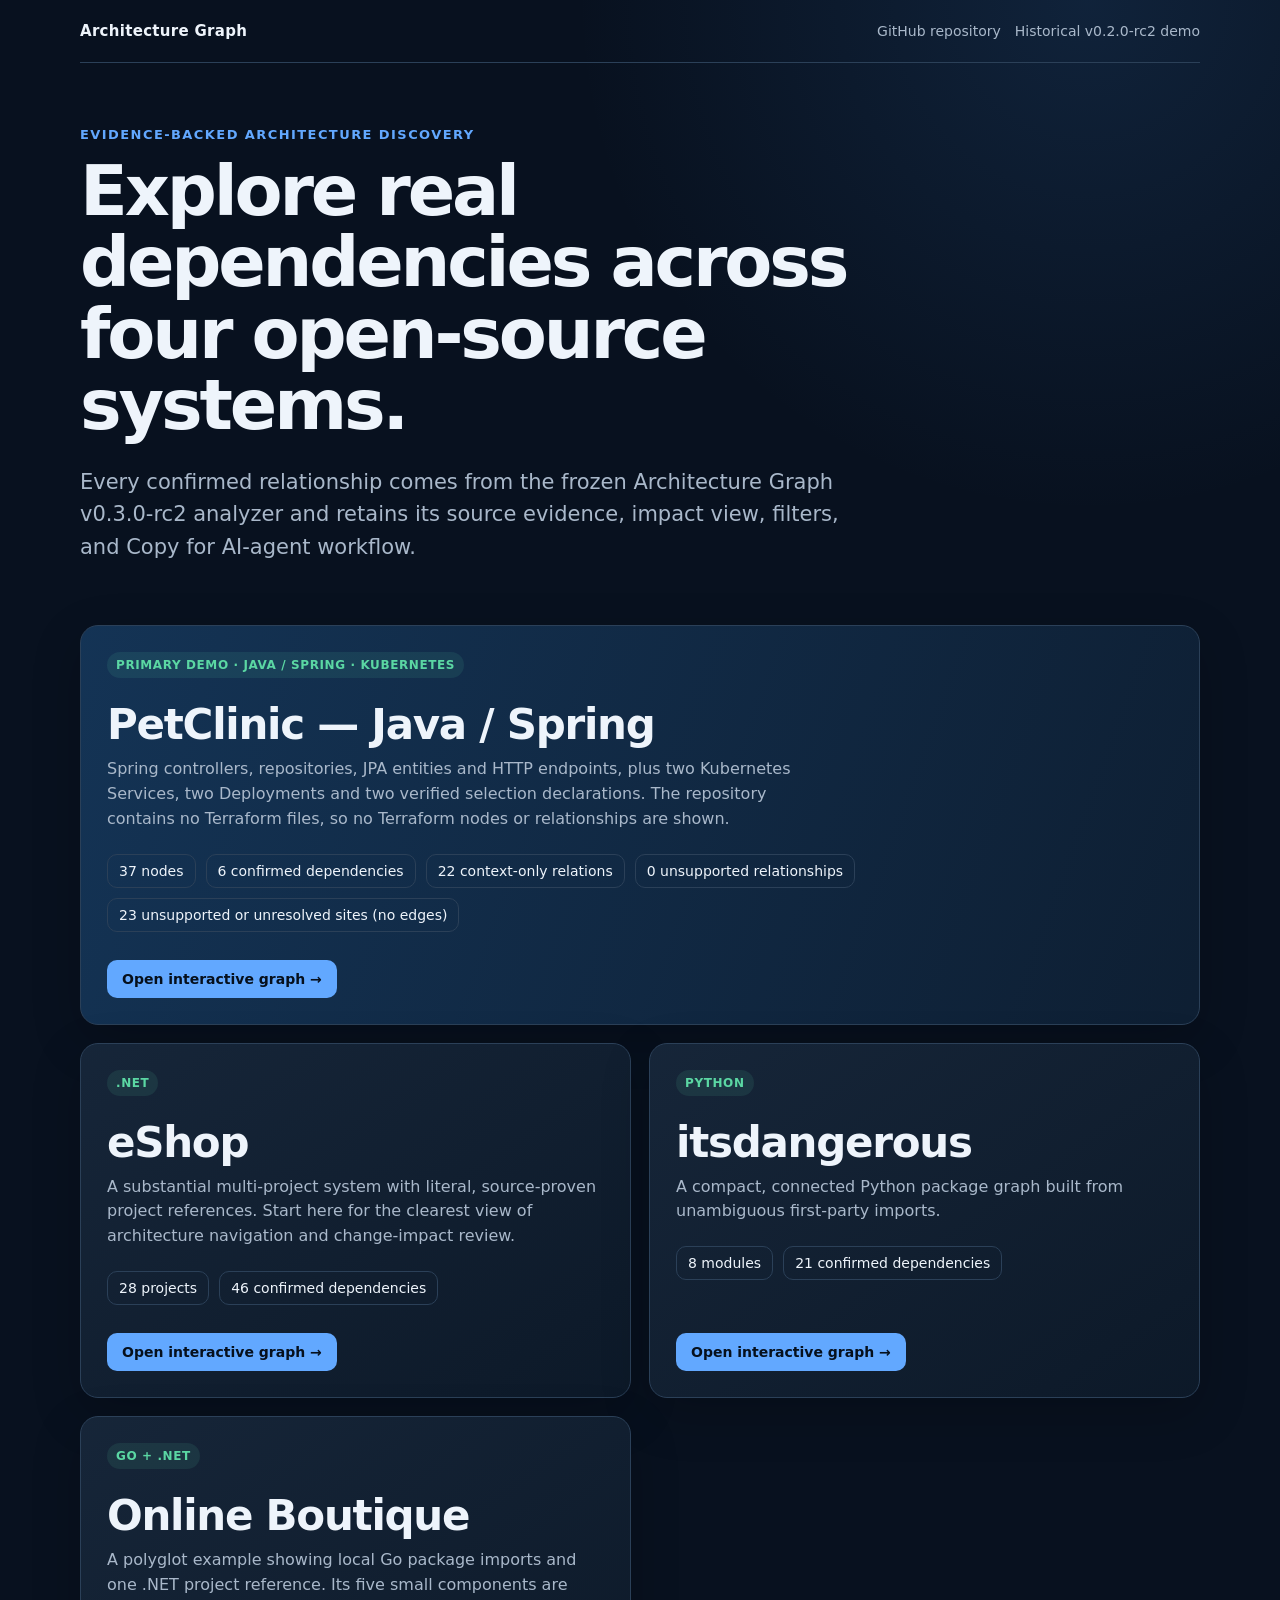
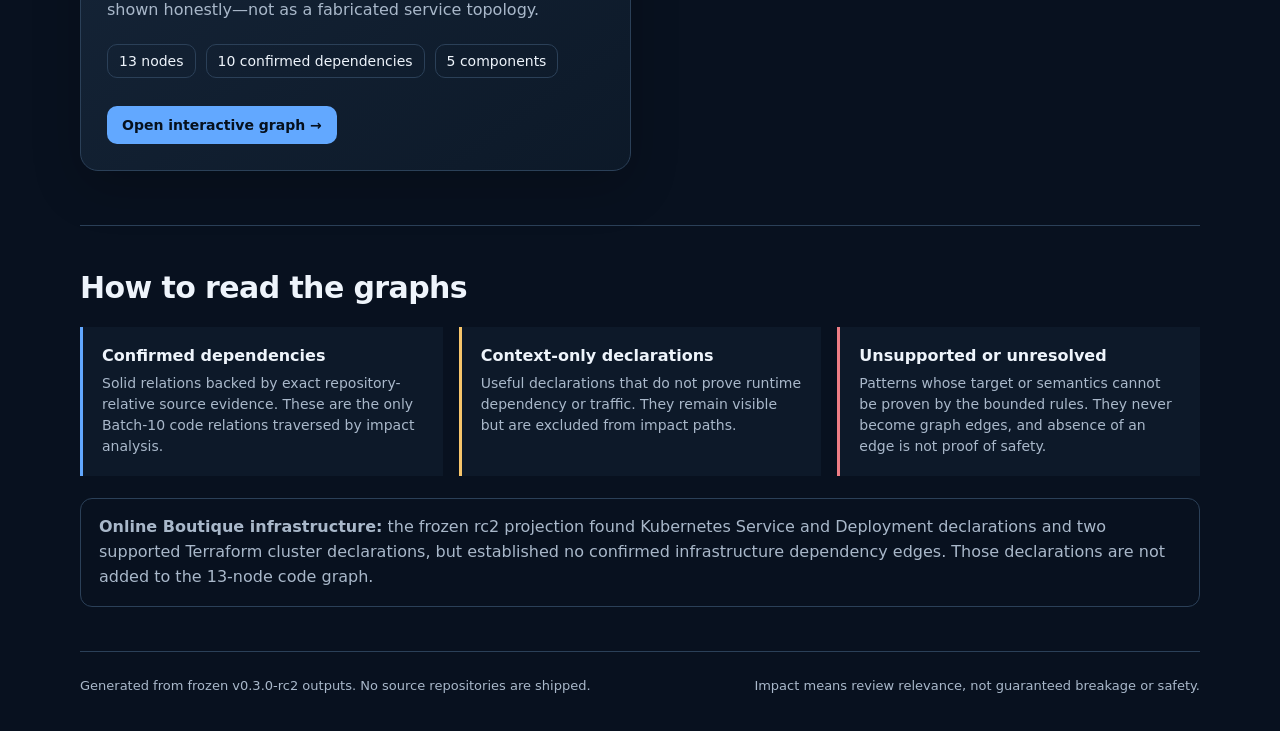
<file: demo/index.html>
<!doctype html>
<html lang="en">
<head>
  <meta charset="utf-8">
  <meta name="viewport" content="width=device-width, initial-scale=1">
  <meta name="description" content="Interactive, evidence-backed architecture graphs from four verified open-source repositories.">
  <meta name="color-scheme" content="dark">
  <title>Architecture Graph — Interactive demo gallery</title>
  <link rel="icon" href="data:,">
  <link rel="stylesheet" href="gallery.css">
</head>
<body>
  <header class="shell topbar">
    <a class="brand" href="./">Architecture Graph</a>
    <nav aria-label="Primary">
      <a href="https://github.com/jppinker/architecture-graph">GitHub repository</a>
      <a href="v0.2.0-rc2/">Historical v0.2.0-rc2 demo</a>
    </nav>
  </header>
  <main>
    <section class="shell hero">
      <p class="eyebrow">Evidence-backed architecture discovery</p>
      <h1>Explore real dependencies across four open-source systems.</h1>
      <p class="lede">Every confirmed relationship comes from the frozen Architecture Graph v0.3.0-rc2 analyzer and retains its source evidence, impact view, filters, and Copy for AI-agent workflow.</p>
    </section>
    <section class="shell gallery" aria-label="Interactive demos">
      <article class="card primary">
        <span class="tag">Primary demo · Java / Spring · Kubernetes</span>
        <h2>PetClinic — Java / Spring</h2>
        <p>Spring controllers, repositories, JPA entities and HTTP endpoints, plus two Kubernetes Services, two Deployments and two verified selection declarations. The repository contains no Terraform files, so no Terraform nodes or relationships are shown.</p>
        <div class="metrics" aria-label="PetClinic metrics"><span class="metric">37 nodes</span><span class="metric">6 confirmed dependencies</span><span class="metric">22 context-only relations</span><span class="metric">0 unsupported relationships</span><span class="metric">23 unsupported or unresolved sites (no edges)</span></div>
        <a class="button" href="petclinic/">Open interactive graph →</a>
      </article>
      <article class="card">
        <span class="tag">.NET</span>
        <h2>eShop</h2>
        <p>A substantial multi-project system with literal, source-proven project references. Start here for the clearest view of architecture navigation and change-impact review.</p>
        <div class="metrics" aria-label="eShop metrics"><span class="metric">28 projects</span><span class="metric">46 confirmed dependencies</span></div>
        <a class="button" href="eshop/">Open interactive graph →</a>
      </article>
      <article class="card">
        <span class="tag">Python</span>
        <h2>itsdangerous</h2>
        <p>A compact, connected Python package graph built from unambiguous first-party imports.</p>
        <div class="metrics" aria-label="itsdangerous metrics"><span class="metric">8 modules</span><span class="metric">21 confirmed dependencies</span></div>
        <a class="button" href="itsdangerous/">Open interactive graph →</a>
      </article>
      <article class="card">
        <span class="tag">Go + .NET</span>
        <h2>Online Boutique</h2>
        <p>A polyglot example showing local Go package imports and one .NET project reference. Its five small components are shown honestly—not as a fabricated service topology.</p>
        <div class="metrics" aria-label="Online Boutique metrics"><span class="metric">13 nodes</span><span class="metric">10 confirmed dependencies</span><span class="metric">5 components</span></div>
        <a class="button" href="online-boutique/">Open interactive graph →</a>
      </article>
    </section>
    <section class="shell coverage" aria-labelledby="coverage-title">
      <h2 id="coverage-title">How to read the graphs</h2>
      <div class="coverage-grid">
        <article class="coverage-item"><h3>Confirmed dependencies</h3><p>Solid relations backed by exact repository-relative source evidence. These are the only Batch-10 code relations traversed by impact analysis.</p></article>
        <article class="coverage-item context"><h3>Context-only declarations</h3><p>Useful declarations that do not prove runtime dependency or traffic. They remain visible but are excluded from impact paths.</p></article>
        <article class="coverage-item gap"><h3>Unsupported or unresolved</h3><p>Patterns whose target or semantics cannot be proven by the bounded rules. They never become graph edges, and absence of an edge is not proof of safety.</p></article>
      </div>
      <p class="note"><strong>Online Boutique infrastructure:</strong> the frozen rc2 projection found Kubernetes Service and Deployment declarations and two supported Terraform cluster declarations, but established no confirmed infrastructure dependency edges. Those declarations are not added to the 13-node code graph.</p>
    </section>
  </main>
  <footer class="shell footer"><span>Generated from frozen v0.3.0-rc2 outputs. No source repositories are shipped.</span><span>Impact means review relevance, not guaranteed breakage or safety.</span></footer>
</body>
</html>
</file>
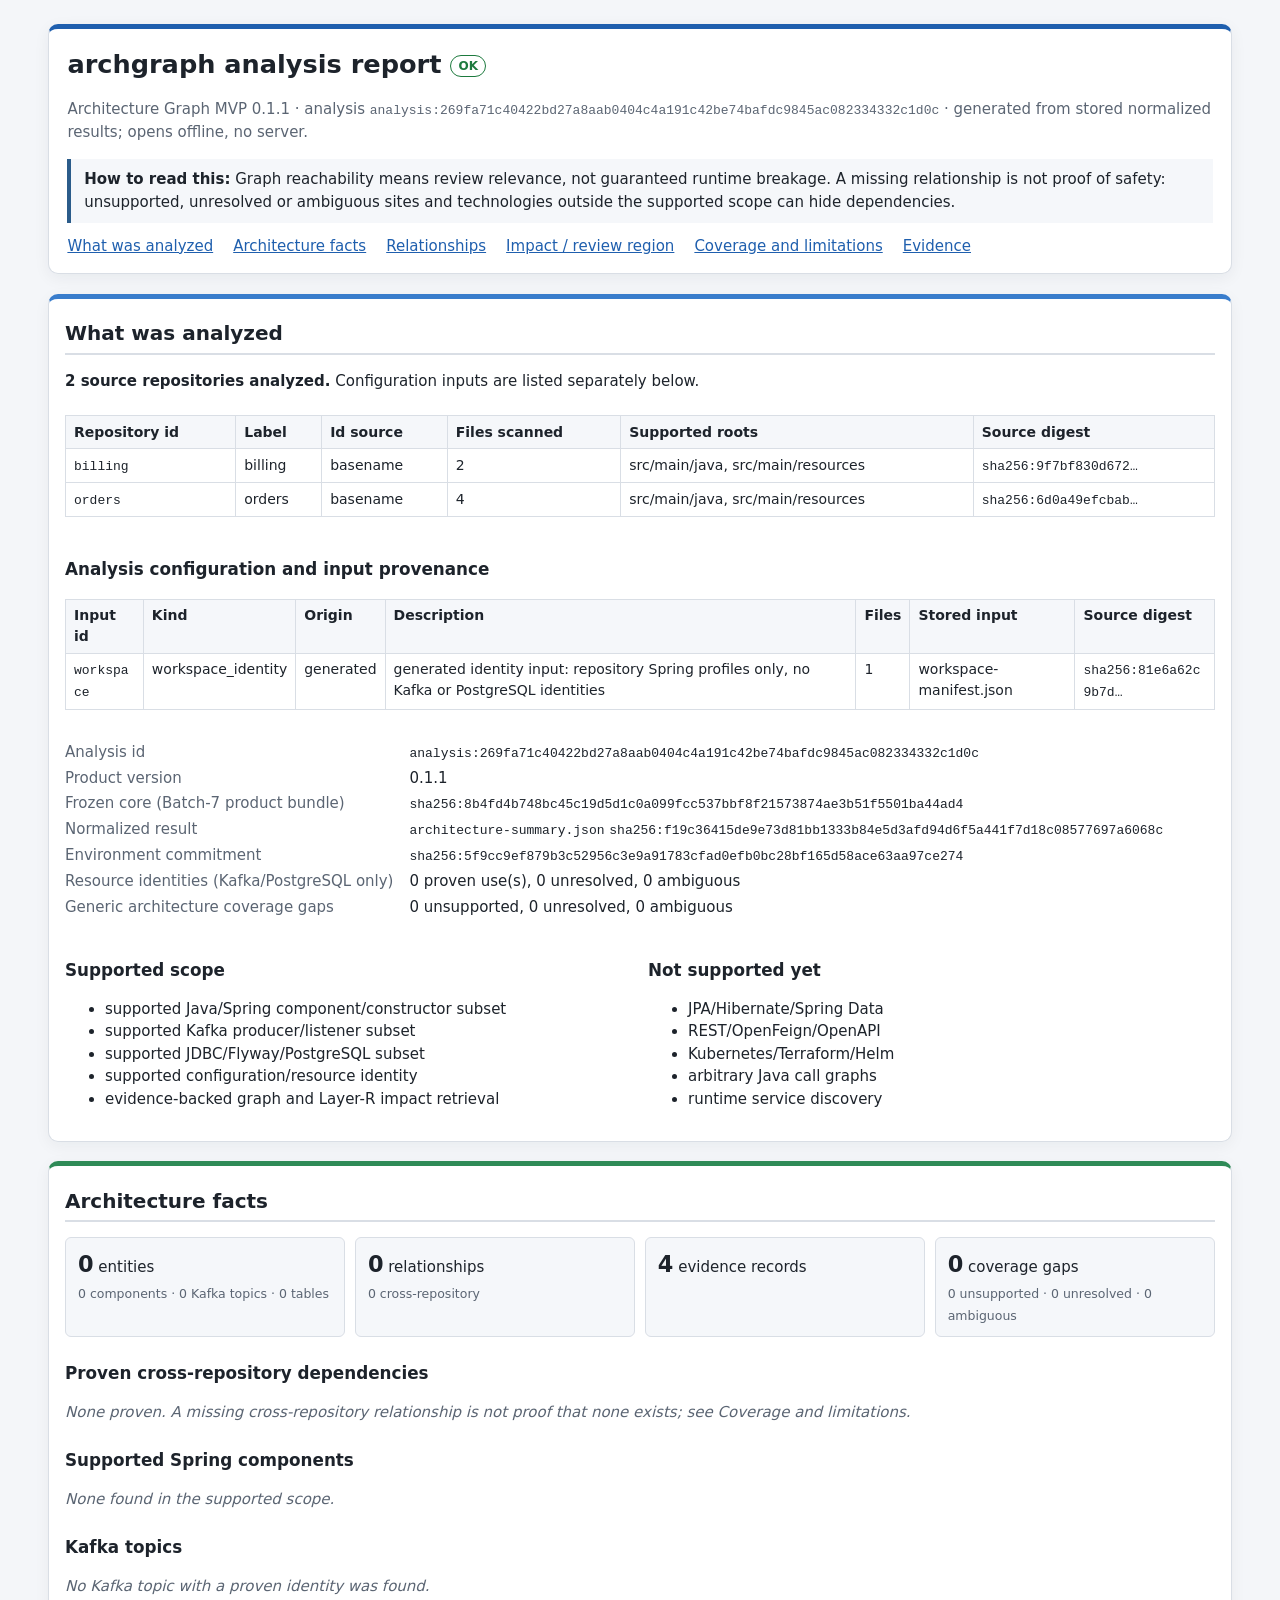
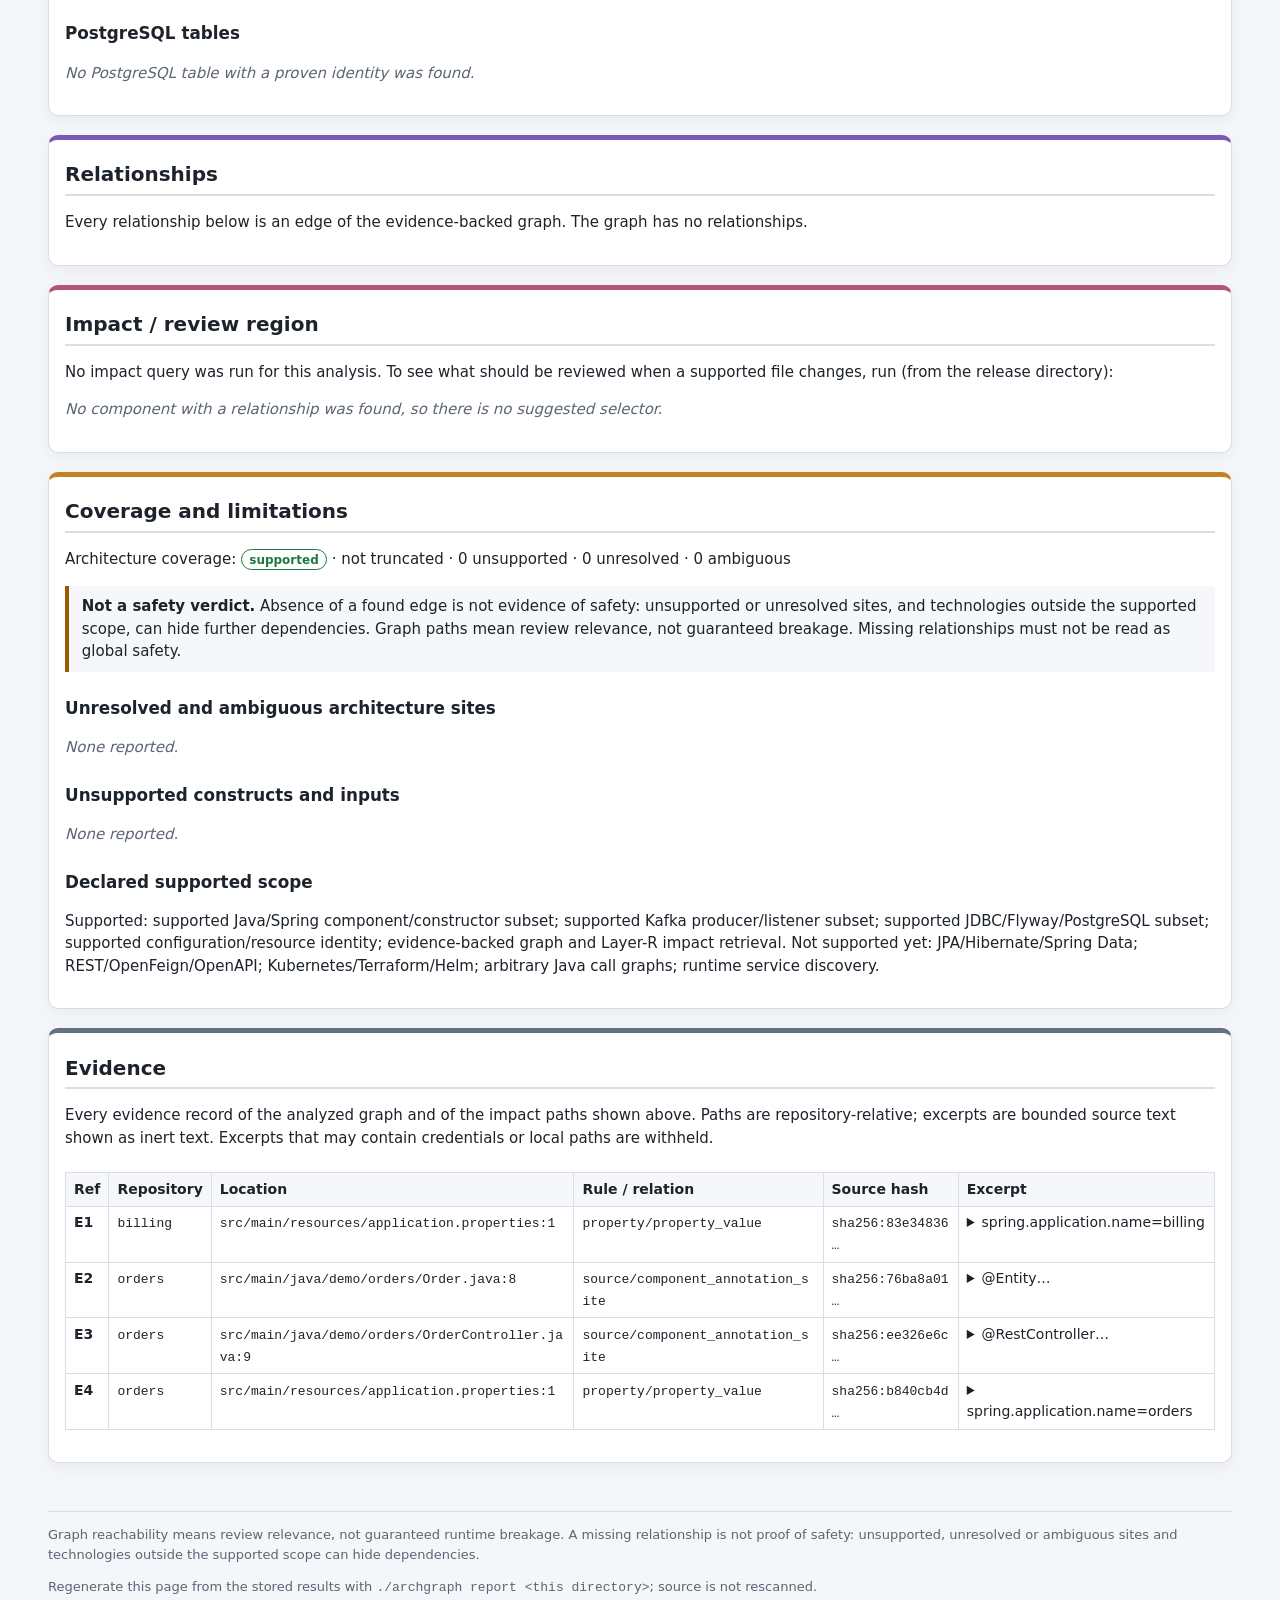
<file: demo/legacy/report.html>
<!doctype html>
<html lang="en">
<head>
<meta charset="utf-8">
<meta http-equiv="Content-Security-Policy" content="default-src 'none'; style-src 'unsafe-inline'; img-src 'none'; script-src 'none'; form-action 'none'; base-uri 'none'">
<meta name="referrer" content="no-referrer">
<meta name="viewport" content="width=device-width, initial-scale=1">
<title>archgraph analysis report</title>
<style>
:root { color-scheme: light dark; --fg: #1d232b; --muted: #5b6573; --bg: #f4f6f9; --surface: #ffffff; --panel: #f5f7fa; --line: #d9dee5;
  --accent: #1f5fae; --ok: #1d7a3e; --warn: #9a5b00; --info: #2b5c8a; --direct: #8a2b2b; --possible: #5b5f66; }
@media (prefers-color-scheme: dark) {
  :root { --fg: #e4e8ee; --muted: #a3adba; --bg: #101419; --surface: #181d24; --panel: #1d232b; --line: #343c47;
    --accent: #7fb0ec; --ok: #6cc28c; --warn: #e2a64a; --info: #8bb7e2; --direct: #e58f8f; --possible: #b9bec6; }
}
* { box-sizing: border-box; }
body { margin: 0; background: var(--bg); color: var(--fg); font: 15px/1.5 system-ui, -apple-system, "Segoe UI", Roboto, sans-serif; }
main { max-width: 76rem; margin: 0 auto; padding: 1.5rem 1rem 3rem; }
header { background: var(--surface); border: 1px solid var(--line); border-top: 5px solid var(--accent); border-radius: 10px; padding: 1rem 1.15rem; box-shadow: 0 4px 16px rgba(20, 31, 45, .06); }
.report-panel { background: var(--surface); border: 1px solid var(--line); border-top: 5px solid var(--accent); border-radius: 10px; padding: .2rem 1rem 1rem; margin: 1.2rem 0; box-shadow: 0 4px 16px rgba(20, 31, 45, .05); }
.report-panel h2 { margin-top: 1rem; }
.panel-blue { border-top-color: #397dcc; } .panel-green { border-top-color: #2f8b57; } .panel-violet { border-top-color: #7859b6; }
.panel-rose { border-top-color: #b45672; } .panel-amber { border-top-color: #c48222; } .panel-slate { border-top-color: #617082; }
h1 { font-size: 1.6rem; margin: 0 0 .25rem; }
h2 { font-size: 1.25rem; margin: 2.25rem 0 .75rem; padding-bottom: .3rem; border-bottom: 2px solid var(--line); }
h3 { font-size: 1.05rem; margin: 1.5rem 0 .5rem; }
small, .lede, .note { color: var(--muted); }
a { color: var(--accent); }
code, pre { font: 13px/1.45 ui-monospace, SFMono-Regular, Menlo, Consolas, monospace; }
code { overflow-wrap: anywhere; }
pre { white-space: pre-wrap; overflow-wrap: anywhere; background: var(--panel); border: 1px solid var(--line); border-radius: 4px; padding: .5rem .6rem; margin: .4rem 0 0; }
pre.cmd { margin: .4rem 0; }
nav ol { display: flex; flex-wrap: wrap; gap: .25rem 1.25rem; padding: 0; margin: .75rem 0 0; list-style: none; }
.notice { background: var(--panel); border-left: 4px solid var(--info); padding: .6rem .8rem; margin: .75rem 0; }
.notice.warn { border-left-color: var(--warn); }
.scroll { overflow-x: auto; }
table { border-collapse: collapse; width: 100%; margin: .5rem 0 1rem; font-size: 14px; }
th, td { border: 1px solid var(--line); padding: .35rem .5rem; text-align: left; vertical-align: top; }
th { background: var(--panel); font-weight: 600; }
tr:target { outline: 2px solid var(--accent); }
.tiles { display: grid; grid-template-columns: repeat(auto-fit, minmax(11rem, 1fr)); gap: .6rem; padding: 0; list-style: none; }
.tiles li { background: var(--panel); border: 1px solid var(--line); border-radius: 6px; padding: .6rem .75rem; }
.tiles strong { font-size: 1.4rem; }
.cols { display: grid; grid-template-columns: repeat(auto-fit, minmax(18rem, 1fr)); gap: 1rem; }
dl.facts { display: grid; grid-template-columns: max-content 1fr; gap: .2rem 1rem; }
dl.facts dt { color: var(--muted); }
dl.facts dd { margin: 0; }
.badge { display: inline-block; font-size: 12px; font-weight: 600; padding: .05rem .45rem; border-radius: 999px; border: 1px solid currentColor; vertical-align: middle; }
.badge.ok { color: var(--ok); } .badge.warn { color: var(--warn); } .badge.info { color: var(--info); }
.badge.direct { color: var(--direct); } .badge.possible { color: var(--possible); }
.crumbs { display: inline; }
.rel { color: var(--muted); font-size: 12px; margin: 0 .3rem; white-space: nowrap; }
.entity { font-weight: 600; white-space: nowrap; }
.entity.kafka_topic, .entity.table { font-style: italic; }
.chains li { margin: .3rem 0; }
.ev { font-size: 12px; margin-right: .2rem; }
.none, .empty { color: var(--muted); font-style: italic; }
details summary { cursor: pointer; }
.context-meta, .canonical { color: var(--muted); font-size: 12px; margin: .4rem 0; }
.canonical pre { white-space: pre-wrap; }
footer { margin-top: 3rem; color: var(--muted); font-size: 13px; border-top: 1px solid var(--line); }
@media print { nav, details summary { display: none; } details { display: block; } .report-panel, header { box-shadow: none; break-inside: avoid; } }
</style>
</head>
<body>
<main>
<header>
<h1>archgraph analysis report <span class="badge ok">OK</span></h1>
<p class="lede">Architecture Graph MVP 0.1.1 · analysis <code>analysis:269fa71c40422bd27a8aab0404c4a191c42be74bafdc9845ac082334332c1d0c</code> · generated from stored normalized results; opens offline, no server.</p>
<p class="notice" role="note"><strong>How to read this:</strong> Graph reachability means review relevance, not guaranteed runtime breakage. A missing relationship is not proof of safety: unsupported, unresolved or ambiguous sites and technologies outside the supported scope can hide dependencies.</p>
<nav><ol><li><a href="#analyzed">What was analyzed</a></li><li><a href="#facts">Architecture facts</a></li><li><a href="#relationships">Relationships</a></li><li><a href="#impact">Impact / review region</a></li><li><a href="#coverage">Coverage and limitations</a></li><li><a href="#evidence">Evidence</a></li></ol></nav>
</header>
<section id="analyzed" class="report-panel panel-blue">
<h2>What was analyzed</h2>
<p><strong>2 source repositories analyzed.</strong> Configuration inputs are listed separately below.</p>
<div class="scroll"><table><thead><tr><th>Repository id</th><th>Label</th><th>Id source</th><th>Files scanned</th><th>Supported roots</th><th>Source digest</th></tr></thead><tbody>
<tr><td><code>billing</code></td><td>billing</td><td>basename</td><td>2</td><td>src/main/java, src/main/resources</td><td><code title="sha256:9f7bf830d672c2da584eed657385e0ae736f54b58a965918cf2e20657c71c249">sha256:9f7bf830d672…</code></td></tr>
<tr><td><code>orders</code></td><td>orders</td><td>basename</td><td>4</td><td>src/main/java, src/main/resources</td><td><code title="sha256:6d0a49efcbabd8918508c2dfb54e17053f46b30317910ee95bc9f68894d0d7c6">sha256:6d0a49efcbab…</code></td></tr>
</tbody></table></div>
<h3>Analysis configuration and input provenance</h3>
<div class="scroll"><table><thead><tr><th>Input id</th><th>Kind</th><th>Origin</th><th>Description</th><th>Files</th><th>Stored input</th><th>Source digest</th></tr></thead><tbody>
<tr><td><code>workspace</code></td><td>workspace_identity</td><td>generated</td><td>generated identity input: repository Spring profiles only, no Kafka or PostgreSQL identities</td><td>1</td><td>workspace-manifest.json</td><td><code title="sha256:81e6a62c9b7d61273eee5e03a1f1da2f9ba5ca5ae4723cf0bed74bc735f1d9e6">sha256:81e6a62c9b7d…</code></td></tr>
</tbody></table></div>
<dl class="facts"><dt>Analysis id</dt><dd><code>analysis:269fa71c40422bd27a8aab0404c4a191c42be74bafdc9845ac082334332c1d0c</code></dd><dt>Product version</dt><dd>0.1.1</dd><dt>Frozen core (Batch-7 product bundle)</dt><dd><code>sha256:8b4fd4b748bc45c19d5d1c0a099fcc537bbf8f21573874ae3b51f5501ba44ad4</code></dd><dt>Normalized result</dt><dd><code>architecture-summary.json</code> <code>sha256:f19c36415de9e73d81bb1333b84e5d3afd94d6f5a441f7d18c08577697a6068c</code></dd><dt>Environment commitment</dt><dd><code>sha256:5f9cc9ef879b3c52956c3e9a91783cfad0efb0bc28bf165d58ace63aa97ce274</code></dd><dt>Resource identities (Kafka/PostgreSQL only)</dt><dd>0 proven use(s), 0 unresolved, 0 ambiguous</dd><dt>Generic architecture coverage gaps</dt><dd>0 unsupported, 0 unresolved, 0 ambiguous</dd></dl>
<div class="cols">
<div><h3>Supported scope</h3><ul><li>supported Java/Spring component/constructor subset</li><li>supported Kafka producer/listener subset</li><li>supported JDBC/Flyway/PostgreSQL subset</li><li>supported configuration/resource identity</li><li>evidence-backed graph and Layer-R impact retrieval</li></ul></div>
<div><h3>Not supported yet</h3><ul><li>JPA/Hibernate/Spring Data</li><li>REST/OpenFeign/OpenAPI</li><li>Kubernetes/Terraform/Helm</li><li>arbitrary Java call graphs</li><li>runtime service discovery</li></ul></div>
</div>
</section>
<section id="facts" class="report-panel panel-green">
<h2>Architecture facts</h2>
<ul class="tiles">
<li><strong>0</strong> entities<br><small>0 components · 0 Kafka topics · 0 tables</small></li>
<li><strong>0</strong> relationships<br><small>0 cross-repository</small></li>
<li><strong>4</strong> evidence records</li>
<li><strong>0</strong> coverage gaps<br><small>0 unsupported · 0 unresolved · 0 ambiguous</small></li>
</ul>
<h3>Proven cross-repository dependencies</h3>
<p class="empty">None proven. A missing cross-repository relationship is not proof that none exists; see Coverage and limitations.</p>
<h3>Supported Spring components</h3>
<p class="empty">None found in the supported scope.</p>
<h3>Kafka topics</h3>
<p class="empty">No Kafka topic with a proven identity was found.</p>
<h3>PostgreSQL tables</h3>
<p class="empty">No PostgreSQL table with a proven identity was found.</p>
</section>
<section id="relationships" class="report-panel panel-violet">
<h2>Relationships</h2>
<p>Every relationship below is an edge of the evidence-backed graph. The graph has no relationships.</p>

</section>
<section id="impact" class="report-panel panel-rose">
<h2>Impact / review region</h2>
<p>No impact query was run for this analysis. To see what should be reviewed when a supported file changes, run (from the release directory):</p>
<p class="empty">No component with a relationship was found, so there is no suggested selector.</p>
</section>
<section id="coverage" class="report-panel panel-amber">
<h2>Coverage and limitations</h2>
<p>Architecture coverage: <span class="badge ok">supported</span> · not truncated · 0 unsupported · 0 unresolved · 0 ambiguous</p>

<p class="notice warn"><strong>Not a safety verdict.</strong> Absence of a found edge is not evidence of safety: unsupported or unresolved sites, and technologies outside the supported scope, can hide further dependencies. Graph paths mean review relevance, not guaranteed breakage. Missing relationships must not be read as global safety.</p>
<h3>Unresolved and ambiguous architecture sites</h3>
<p class="empty">None reported.</p>
<h3>Unsupported constructs and inputs</h3>
<p class="empty">None reported.</p>

<h3>Declared supported scope</h3>
<p>Supported: supported Java/Spring component/constructor subset; supported Kafka producer/listener subset; supported JDBC/Flyway/PostgreSQL subset; supported configuration/resource identity; evidence-backed graph and Layer-R impact retrieval. Not supported yet: JPA/Hibernate/Spring Data; REST/OpenFeign/OpenAPI; Kubernetes/Terraform/Helm; arbitrary Java call graphs; runtime service discovery.</p>
</section>
<section id="evidence" class="report-panel panel-slate">
<h2>Evidence</h2>
<p>Every evidence record of the analyzed graph and of the impact paths shown above. Paths are repository-relative; excerpts are bounded source text shown as inert text. Excerpts that may contain credentials or local paths are withheld.</p>
<div class="scroll"><table><thead><tr><th>Ref</th><th>Repository</th><th>Location</th><th>Rule / relation</th><th>Source hash</th><th>Excerpt</th></tr></thead><tbody>
<tr id="ev-1" data-evidence="evidence:sha256:66cebc8d3b1924c55557e921b5188c11346006b55eedd9f319b15a4a28feba1c"><td><strong>E1</strong></td><td><code>billing</code></td><td><code>src/main/resources/application.properties:1</code></td><td><code>property/property_value</code></td><td><code title="sha256:83e34836af99e5016c0fa13229ccb066629c3528765f10627d4b6bab693748c5">sha256:83e34836…</code></td><td><details><summary>spring.application.name=billing</summary><p class="context-meta">Presentation context · <code>src/main/resources/application.properties:1</code> · bounded</p><pre>spring.application.name=billing</pre><div class="canonical"><strong>Canonical evidence span (unchanged):</strong><pre>spring.application.name=billing</pre></div></details></td></tr>
<tr id="ev-2" data-evidence="evidence:sha256:adc53d8efbd175b4dec95c242949f990b4bd8bd7ed7b299b0df5a96cf70a0cb8"><td><strong>E2</strong></td><td><code>orders</code></td><td><code>src/main/java/demo/orders/Order.java:8</code></td><td><code>source/component_annotation_site</code></td><td><code title="sha256:76ba8a017c060a2bb35c2c1177daf41c710491071768e0e4f831f21a3d338655">sha256:76ba8a01…</code></td><td><details><summary>@Entity…</summary><p class="context-meta">Presentation context · <code>src/main/java/demo/orders/Order.java:6-9</code> · bounded</p><pre>@Entity
@Table(name = &quot;orders&quot;)
public class Order {
}</pre><div class="canonical"><strong>Canonical evidence span (unchanged):</strong><pre>Order</pre></div></details></td></tr>
<tr id="ev-3" data-evidence="evidence:sha256:c5c18112567d68507c04c68e98cbd548bacebe6f0c4e54009f3b20157034c05a"><td><strong>E3</strong></td><td><code>orders</code></td><td><code>src/main/java/demo/orders/OrderController.java:9</code></td><td><code>source/component_annotation_site</code></td><td><code title="sha256:ee326e6c6324fa6277bff745acc08968d161f91e40abd0935c6b265d051f8cc8">sha256:ee326e6c…</code></td><td><details><summary>@RestController…</summary><p class="context-meta">Presentation context · <code>src/main/java/demo/orders/OrderController.java:7-14</code> · bounded</p><pre>@RestController
@RequestMapping(&quot;/orders&quot;)
public class OrderController {
    private final OrderRepository repository;

    public OrderController(OrderRepository repository) {
        this.repository = repository;
    }</pre><div class="canonical"><strong>Canonical evidence span (unchanged):</strong><pre>OrderController</pre></div></details></td></tr>
<tr id="ev-4" data-evidence="evidence:sha256:e1bdbc2a547b9e9fa99985331be5f1152a66449cc822a8d3b100ce13cdd54b26"><td><strong>E4</strong></td><td><code>orders</code></td><td><code>src/main/resources/application.properties:1</code></td><td><code>property/property_value</code></td><td><code title="sha256:b840cb4d08ecd0b7dcd7a811482bf9d6c843c3b115b9193584302d33f940796b">sha256:b840cb4d…</code></td><td><details><summary>spring.application.name=orders</summary><p class="context-meta">Presentation context · <code>src/main/resources/application.properties:1</code> · bounded</p><pre>spring.application.name=orders</pre><div class="canonical"><strong>Canonical evidence span (unchanged):</strong><pre>spring.application.name=orders</pre></div></details></td></tr>
</tbody></table></div>
</section>
<footer><p>Graph reachability means review relevance, not guaranteed runtime breakage. A missing relationship is not proof of safety: unsupported, unresolved or ambiguous sites and technologies outside the supported scope can hide dependencies.</p><p>Regenerate this page from the stored results with <code>./archgraph report &lt;this directory&gt;</code>; source is not rescanned.</p></footer>
</main>
</body>
</html>
</file>
<file: demo/gallery.css>
:root {
  color-scheme: dark;
  --bg: #08111f;
  --surface: #101c2d;
  --text: #eef4fb;
  --muted: #a9b8ca;
  --line: #2b4058;
  --blue: #62a8ff;
  --green: #5bd7a3;
  --amber: #f7c56b;
  font-family: Inter, ui-sans-serif, system-ui, -apple-system, BlinkMacSystemFont, "Segoe UI", sans-serif;
}

* { box-sizing: border-box; }
html { background: var(--bg); }
body { margin: 0; color: var(--text); background: radial-gradient(circle at 85% 0%, rgba(57, 126, 201, 0.16), transparent 32rem), var(--bg); }
a { color: inherit; }
.shell { width: min(1120px, calc(100% - 32px)); margin: 0 auto; }
.topbar { display: flex; align-items: center; justify-content: space-between; gap: 24px; padding: 22px 0; }
.brand { font-size: 15px; font-weight: 750; letter-spacing: 0.02em; text-decoration: none; }
.topbar nav { display: flex; flex-wrap: wrap; gap: 14px; }
.topbar nav a { color: var(--muted); font-size: 14px; text-decoration: none; }
.topbar nav a:hover, .topbar nav a:focus-visible { color: var(--text); }
.hero { padding: 64px 0 44px; border-top: 1px solid var(--line); }
.eyebrow { margin: 0 0 14px; color: var(--blue); font-size: 13px; font-weight: 750; letter-spacing: 0.11em; text-transform: uppercase; }
h1 { max-width: 820px; margin: 0; font-size: clamp(38px, 7vw, 70px); line-height: 1.02; letter-spacing: -0.045em; }
.lede { max-width: 760px; margin: 24px 0 0; color: var(--muted); font-size: clamp(17px, 2.1vw, 21px); line-height: 1.55; }
.gallery { display: grid; grid-template-columns: repeat(2, minmax(0, 1fr)); gap: 18px; padding: 18px 0 54px; }
.card { display: flex; min-height: 290px; flex-direction: column; padding: 26px; border: 1px solid var(--line); border-radius: 18px; background: linear-gradient(145deg, rgba(23, 38, 58, 0.96), rgba(13, 25, 41, 0.96)); box-shadow: 0 16px 50px rgba(0, 0, 0, 0.2); }
.card.primary { grid-column: 1 / -1; min-height: 330px; background: linear-gradient(110deg, rgba(20, 52, 86, 0.98), rgba(14, 31, 51, 0.98)); }
.tag { align-self: flex-start; padding: 6px 9px; border-radius: 999px; color: var(--green); background: rgba(91, 215, 163, 0.1); font-size: 12px; font-weight: 750; letter-spacing: 0.05em; text-transform: uppercase; }
.card h2 { margin: 22px 0 8px; font-size: clamp(27px, 4vw, 42px); letter-spacing: -0.03em; }
.card p { max-width: 720px; margin: 0; color: var(--muted); line-height: 1.55; }
.metrics { display: flex; flex-wrap: wrap; gap: 10px; margin: 22px 0 28px; }
.metric { padding: 8px 11px; border: 1px solid var(--line); border-radius: 10px; color: var(--text); font-size: 14px; }
.button { align-self: flex-start; margin-top: auto; padding: 11px 15px; border-radius: 10px; color: #06101d; background: var(--blue); font-size: 14px; font-weight: 750; text-decoration: none; }
.button:hover, .button:focus-visible { background: #8bc0ff; }
.coverage { padding: 44px 0; border-top: 1px solid var(--line); }
.coverage h2 { margin: 0 0 22px; font-size: 30px; letter-spacing: -0.02em; }
.coverage-grid { display: grid; grid-template-columns: repeat(3, 1fr); gap: 16px; }
.coverage-item { padding: 19px; border-left: 3px solid var(--blue); background: rgba(16, 28, 45, 0.72); }
.coverage-item.context { border-color: var(--amber); }
.coverage-item.gap { border-color: #ee7e86; }
.coverage-item h3 { margin: 0 0 8px; font-size: 16px; }
.coverage-item p { margin: 0; color: var(--muted); line-height: 1.5; font-size: 14px; }
.note { margin: 22px 0 0; padding: 16px 18px; border: 1px solid var(--line); border-radius: 12px; color: var(--muted); line-height: 1.55; }
.footer { display: flex; justify-content: space-between; gap: 20px; padding: 26px 0 38px; border-top: 1px solid var(--line); color: var(--muted); font-size: 13px; }
.demo-page { height: 100vh; overflow: hidden; background: var(--bg); }
.demo-header { display: flex; height: 58px; align-items: center; justify-content: space-between; gap: 22px; padding: 0 18px; border-bottom: 1px solid var(--line); background: #0b1727; }
.demo-title { min-width: 0; font-size: 14px; font-weight: 750; }
.demo-title span { color: var(--muted); font-weight: 500; }
.demo-nav { display: flex; gap: 13px; white-space: nowrap; }
.demo-nav a { color: var(--muted); font-size: 13px; text-decoration: none; }
.demo-nav a[aria-current="page"] { color: var(--text); }
.graph-frame { display: block; width: 100%; height: calc(100vh - 58px); border: 0; background: #fff; }
@media (max-width: 760px) {
  .gallery, .coverage-grid { grid-template-columns: 1fr; }
  .card.primary { grid-column: auto; }
  .topbar { align-items: flex-start; flex-direction: column; }
  .hero { padding-top: 44px; }
  .footer { flex-direction: column; }
  .demo-title span { display: none; }
  .demo-nav a:not([aria-current="page"]):not(:first-child) { display: none; }
}
</file>
